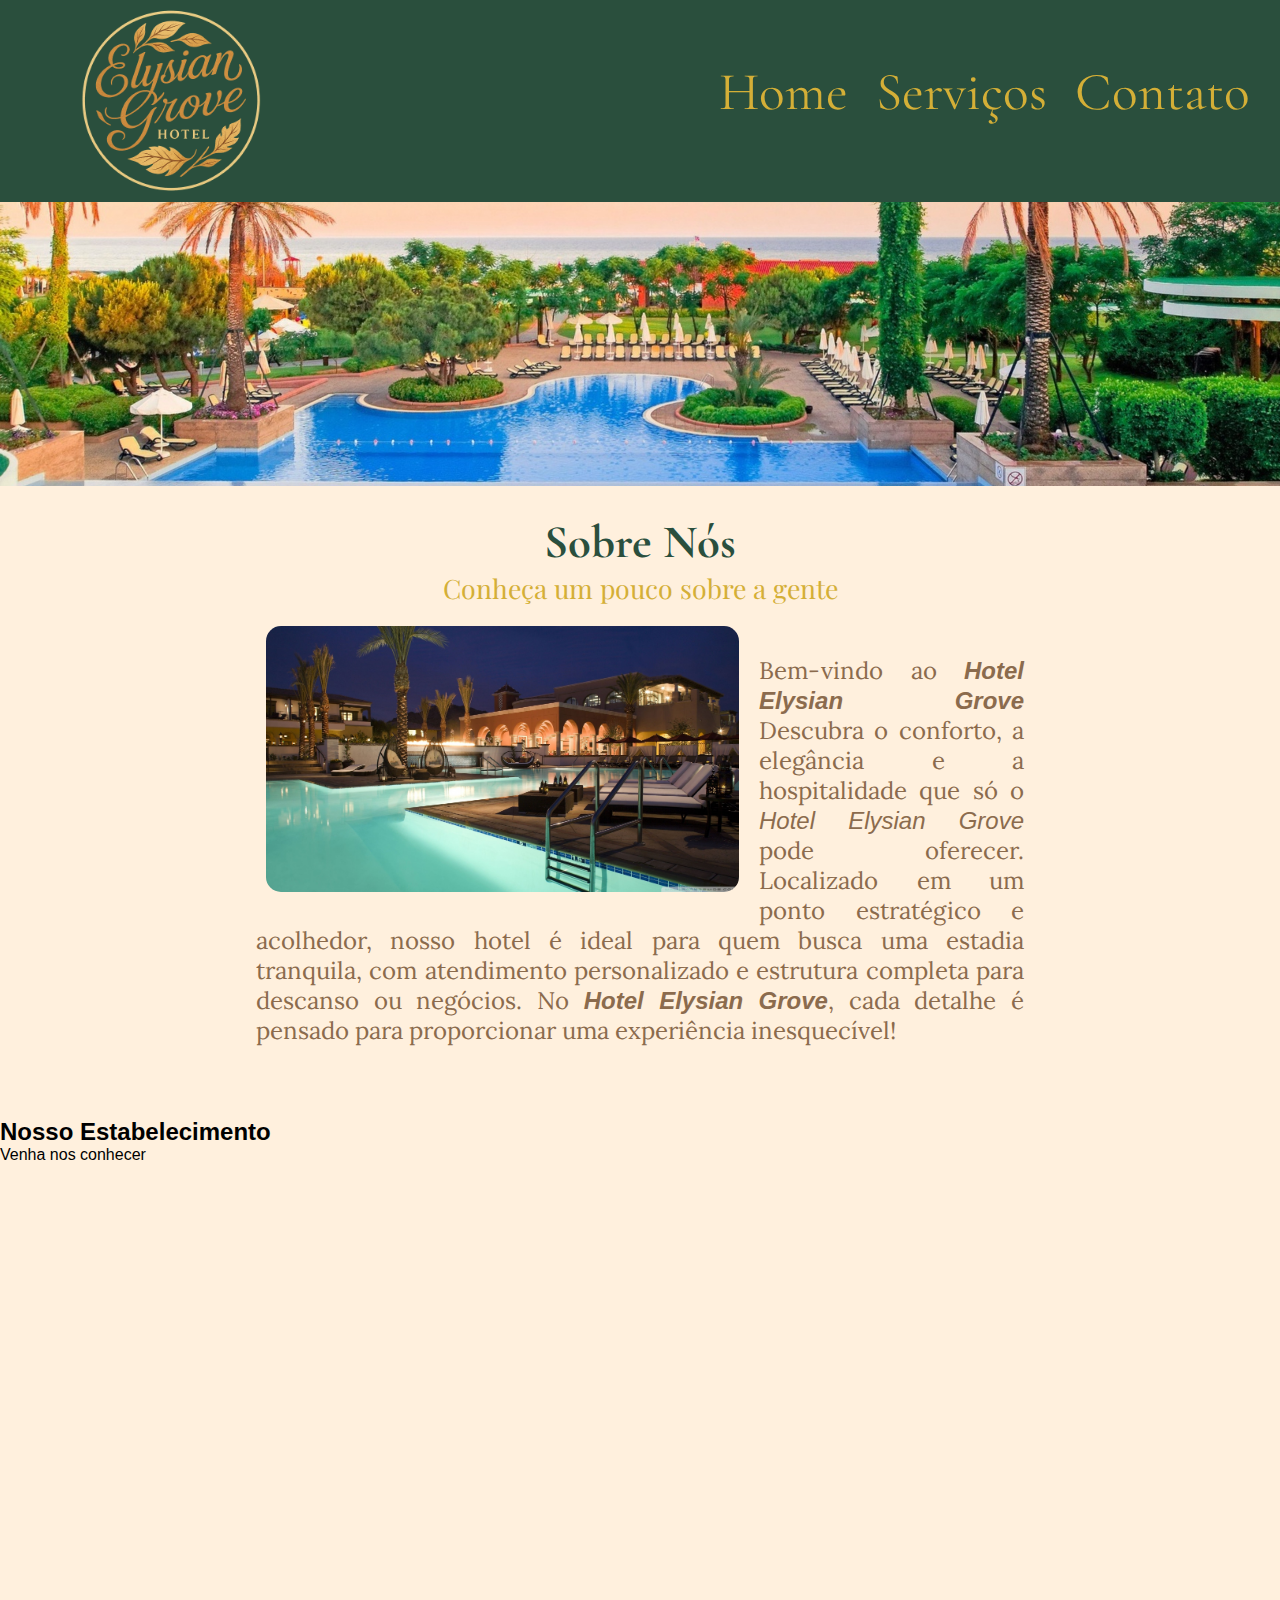
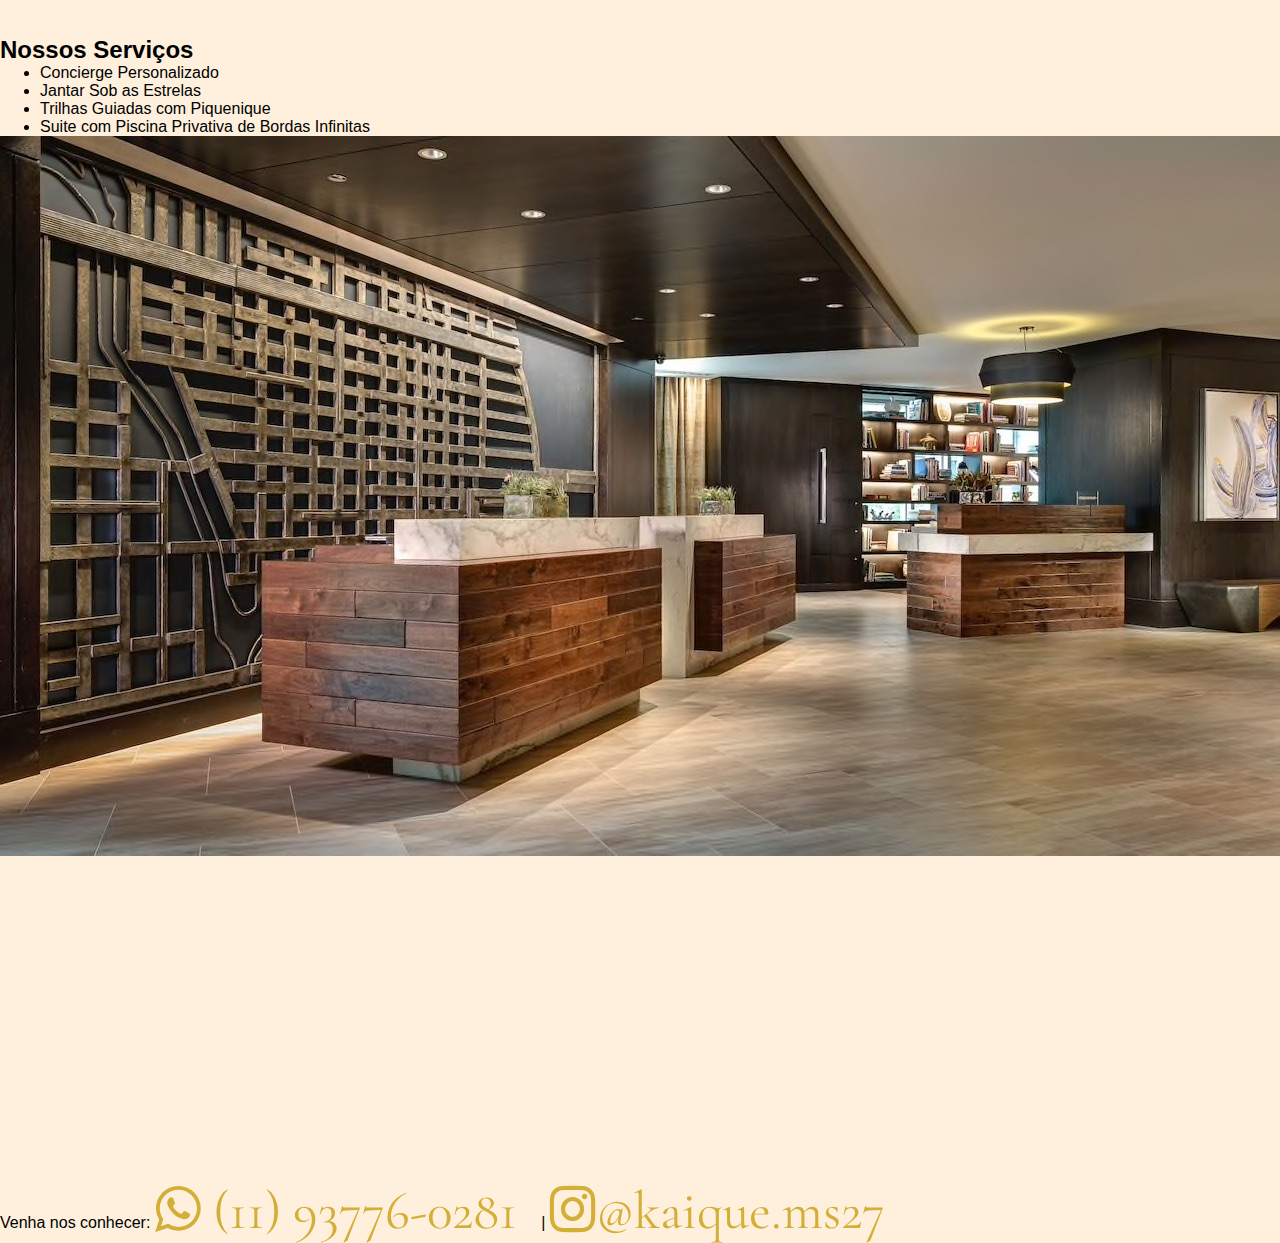
<file: index.html>
<!DOCTYPE html>
<html lang="pt-br">
  <head>
    <meta charset="UTF-8" />
    <meta name="viewport" content="width=device-width, initial-scale=1.0" />
    <title>Hotel Elysian Grove – Beatus Ille</title>
    <link
      href="https://maxcdn.bootstrapcdn.com/font-awesome/4.5.0/css/font-awesome.min.css"
      rel="stylesheet"
    />
    <link rel="stylesheet" href="index.css" />
    <link rel="shortcut icon" type="imagex/png" href="images/logo-image.png" />
    <link
      rel="stylesheet"
      href="https://fonts.googleapis.com/css2?family=Cormorant+Garamond:wght@600&family=Playfair+Display:wght@700;italic&family=Lora&display=swap"
    />
  </head>
  <body>
    <header>
      <div class="divHeader">
        <img
          src="images/logo-image.png"
          alt="Hotel Elysian Grove – Beatus Ille"
          title="Hotel Elysian Grove"
          class="logo"
        />
        <nav>
          <ul>
            <li><a href="index.html">Home</a></li>
            <li><a href="services.html">Serviços</a></li>
            <li><a href="#">Contato</a></li>
          </ul>
        </nav>
      </div>
    </header>
    <div class="banner"></div>
    <main>
      <section class="about_us">
        <br />
        <h2 class="title_about_us">Sobre Nós</h2>
        <p class="subtitle_about_us">Conheça um pouco sobre a gente</p>
        <img src="images/sobre-nos-image.jpg" alt="" class="image_about_us" />
        <p class="p_about_us">
          Bem-vindo ao <b><i>Hotel Elysian Grove</i></b> Descubra o conforto, a
          elegância e a hospitalidade que só o <i>Hotel Elysian Grove</i> pode
          oferecer. Localizado em um ponto estratégico e acolhedor, nosso hotel
          é ideal para quem busca uma estadia tranquila, com atendimento
          personalizado e estrutura completa para descanso ou negócios. No
          <b><i>Hotel Elysian Grove</i></b
          >, cada detalhe é pensado para proporcionar uma experiência
          inesquecível!
        </p>
        <br /><br /><br /><br />
      </section>
      <section class="our_establishment">
        <h2 class="title_our_establishment">Nosso Estabelecimento</h2>
        <p>Venha nos conhecer</p>
        <br />
        <div class="map">
          <iframe
            src="https://www.google.com/maps/embed?pb=!1m18!1m12!1m3!1d49163.91350716014!2d-46.54980759230388!3d-23.671318086088988!2m3!1f0!2f0!3f0!3m2!1i1024!2i768!4f13.1!3m3!1m2!1s0x94ce40348f383221%3A0x2c10353bae7a7a36!2sAv%20Pedro%20Mendes%201742!5e0!3m2!1spt-BR!2sbr!4v1740786778859!5m2!1spt-BR!2sbr"
            width="900"
            height="450"
            style="border: 0"
            allowfullscreen=""
            loading="lazy"
            referrerpolicy="no-referrer-when-downgrade"
          >
          </iframe>
        </div>
      </section>
      <section class="our_services">
        <h2 class="our_services">Nossos Serviços</h2>
        <div class="our_services">
          <ul>
            <li>Concierge Personalizado</li>
            <li>Jantar Sob as Estrelas</li>
            <li>Trilhas Guiadas com Piquenique</li>
            <li>Suite com Piscina Privativa de Bordas Infinitas</li>
          </ul>
          <img
            src="images/service-image.jpg"
            alt=""
            class="image_our_services"
          />
        </div>
        <div class="video">
          <iframe
            width="560"
            height="315"
            src="https://www.youtube.com/embed/2LqJe9LhWc4?si=qlhlIf096i5KonFR"
            title="YouTube video player"
            frameborder="0"
            allow="accelerometer; autoplay; clipboard-write; encrypted-media; gyroscope; picture-in-picture; web-share"
            referrerpolicy="strict-origin-when-cross-origin"
            allowfullscreen
            style="border-radius: 25px"
          ></iframe>
        </div>
      </section>
    </main>
    <footer>
      <p>
        Venha nos conhecer:
        <a href="https://wa.me/5511937760281"
          ><i class="fa fa-whatsapp"></i> (11) 93776-0281</a
        >
        |
        <a href="https://instagram.com/kaique.ms27"
          ><i class="fa fa-instagram"></i>@kaique.ms27</a
        >
      </p>
    </footer>
  </body>
</html>
</file>
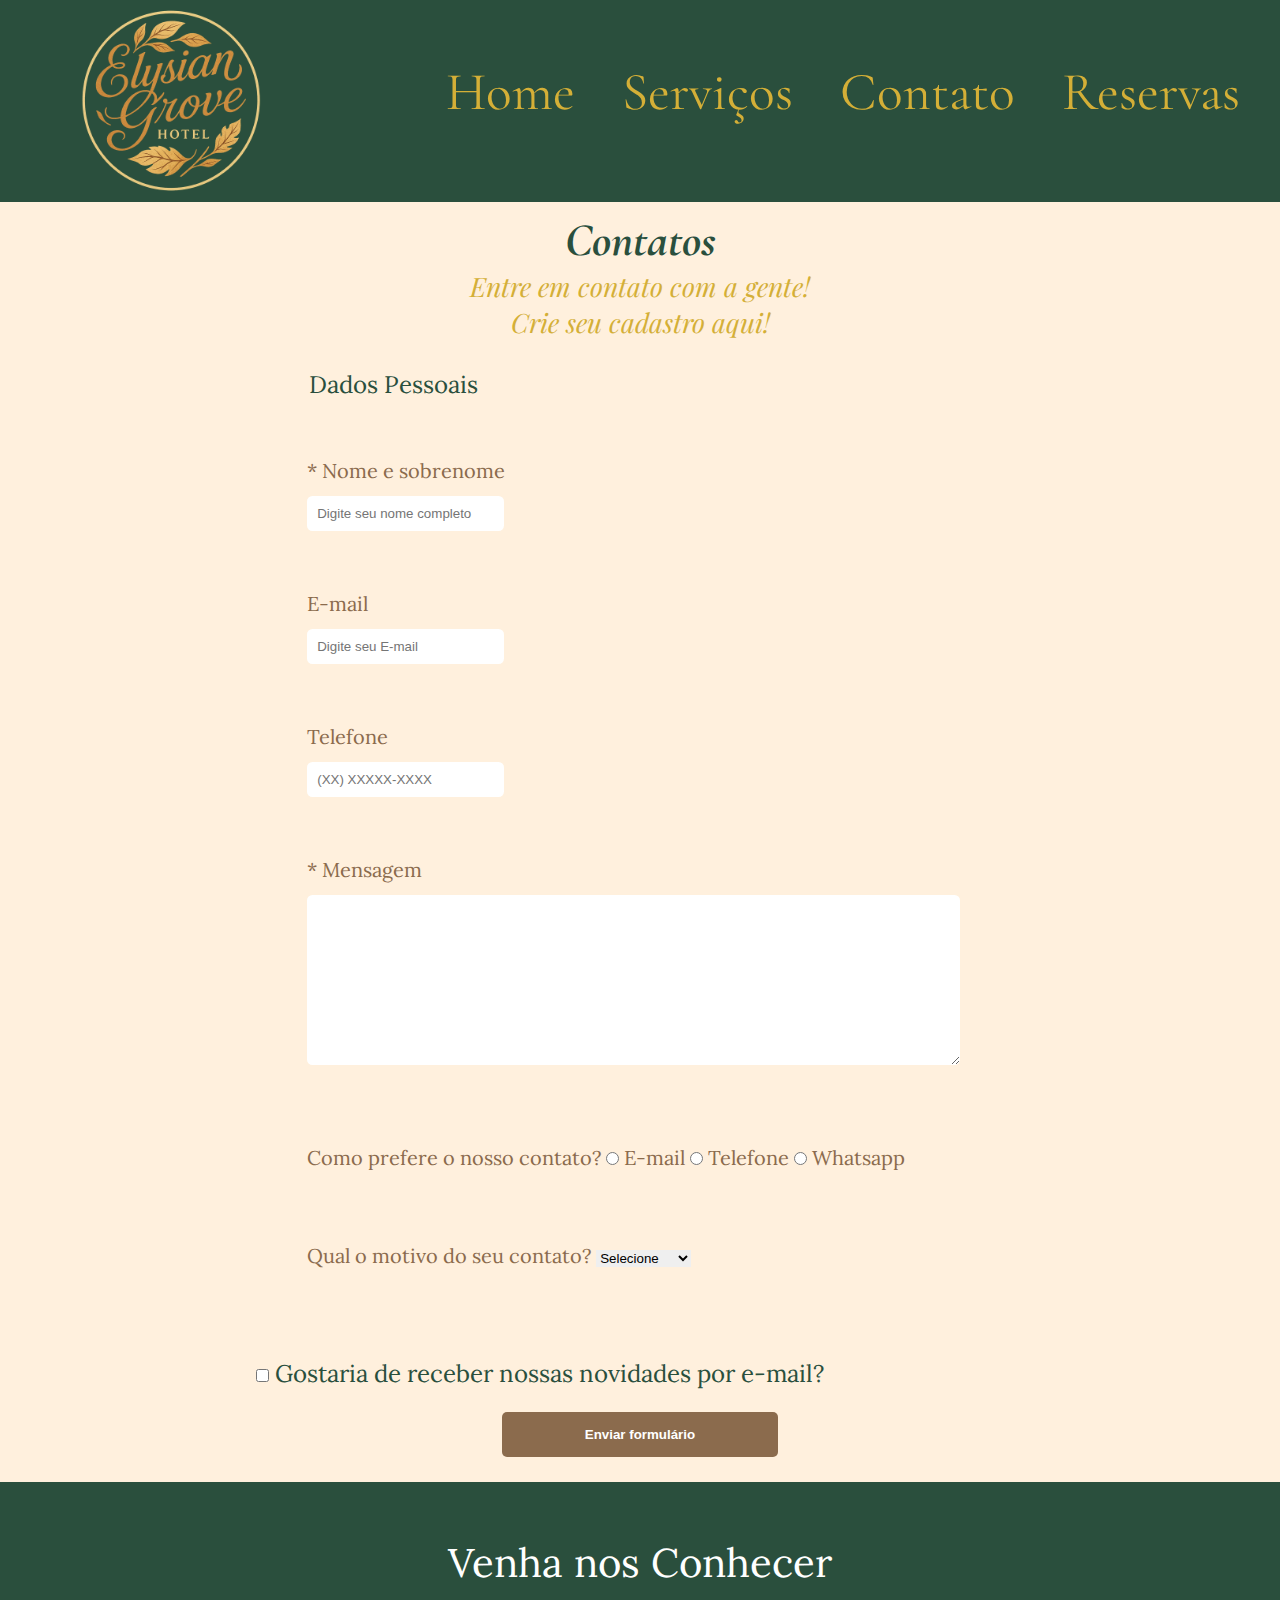
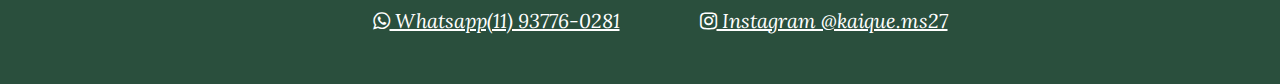
<file: contatos.html>
<html>
<head>
  <meta charset="UTF-8" />
  <meta name="viewport" content="width=device-width, initial-scale=1.0" />
  <title>Hotel Elysian Grove – Beatus Ille</title>
  <link href="https://maxcdn.bootstrapcdn.com/font-awesome/4.5.0/css/font-awesome.min.css" rel="stylesheet" />
  <link rel="stylesheet" href="./static/css/contato.css" />
  <link rel="shortcut icon" type="imagex/png" href="images/logo-image.png" />
  <link rel="preconnect" href="https://fonts.googleapis.com">
  <link rel="preconnect" href="https://fonts.gstatic.com" crossorigin>
  <link
    href="https://fonts.googleapis.com/css2?family=Cormorant+Garamond:ital,wght@0,300..700;1,300..700&family=Lora:ital,wght@0,400..700;1,400..700&family=Playfair+Display:ital,wght@0,400..900;1,400..900&display=swap"
    rel="stylesheet">
</head>

  <body>
  <header>
    <div class="divHeader">
      <a href="index.html"><img src="images/logo-image.png" alt="Hotel Elysian Grove – Beatus Ille" title="Hotel Elysian Grove"
        class="logo" /></a>
      <nav>
        <ul>
          <li><a href="index.html">Home</a></li>
          <li><a href="servicos.html">Serviços</a></li>
          <li><a href="contatos.html">Contato</a></li>
          <li><a href="reservas.html">Reservas</a></li>
        </ul>
      </nav>
    </div>
  </header>
    <main>
      <p class="title_default">Contatos</p>

      <p class="subtitle_default">
        Entre em contato com a gente! <br>
        Crie seu cadastro aqui!
      </p>

      <form id="frmContato">
        <fieldset>
          <legend class="texto">Dados Pessoais</legend>
          <label class="sub_texto">* Nome e sobrenome</label>
          <input
            class="inputs"
            type="text"
            id="nomesobrenome"
            name=""
            class="input-padrao"
            required
            placeholder="Digite seu nome completo"
          />

          <br /><br />

          <label class="sub_texto">E-mail</label>
          <input
            class="inputs"
            type="email"
            id="email"
            name=""
            class="input-padrao"
            placeholder="Digite seu E-mail"
          />

          <br /><br />

          <label class="sub_texto">Telefone</label>
          <input
            class="inputs"
            type="tel"
            id="telefone"
            name=""
            class="input-padrao"
            placeholder="(XX) XXXXX-XXXX"
          />

          <br /><br />

          <label class="sub_texto">* Mensagem</label>
          <textarea
            cols="70"
            rows="10"
            id="mensagem"
            class="input-padrao inputs"
            required
          ></textarea>

          <br />

          <label class="sub_texto"
            >Como prefere o nosso contato?
            <input type="radio" value="radio-mail" name="Contato" /> E-mail
            <input type="radio" value="radio-telefone" name="Contato" />
            Telefone
            <input type="radio" value="radio-whatsapp" name="Contato" />
            Whatsapp
          </label>

          <br />
          <label class="sub_texto"
            >Qual o motivo do seu contato?
            <select>
              <option>Selecione</option>
              <option>Dúvida</option>
              <option>Sugestão</option>
              <option>Elogio</option>
              <option>Reclamação</option>
            </select>
          </label>
          <br />
        </fieldset>

        <label class="texto"
          ><input type="checkbox" class="chk" /> Gostaria de receber nossas
          novidades por e-mail?</label
        >

        <input
          type="submit"
          id="enviar"
          value="Enviar formulário"
          class="enviar"
        />
      </form>
    </main>
    <footer>
      <div class="contact_footer">
        <p class="title_footer">Venha nos Conhecer</p>
        <ul class="contatos">
          <li>
            <a href="https://wa.me/5511937760281"
              ><i class="fa fa-whatsapp"></i> Whatsapp(11) 93776-0281</a
            >
          </li>
          <li>
            <a href="https://instagram.com/kaique.ms27"
              ><i class="fa fa-instagram"></i> Instagram @kaique.ms27</a
            >
          </li>
        </ul>
      </div>
    </footer>
  </body>
</html>
</file>
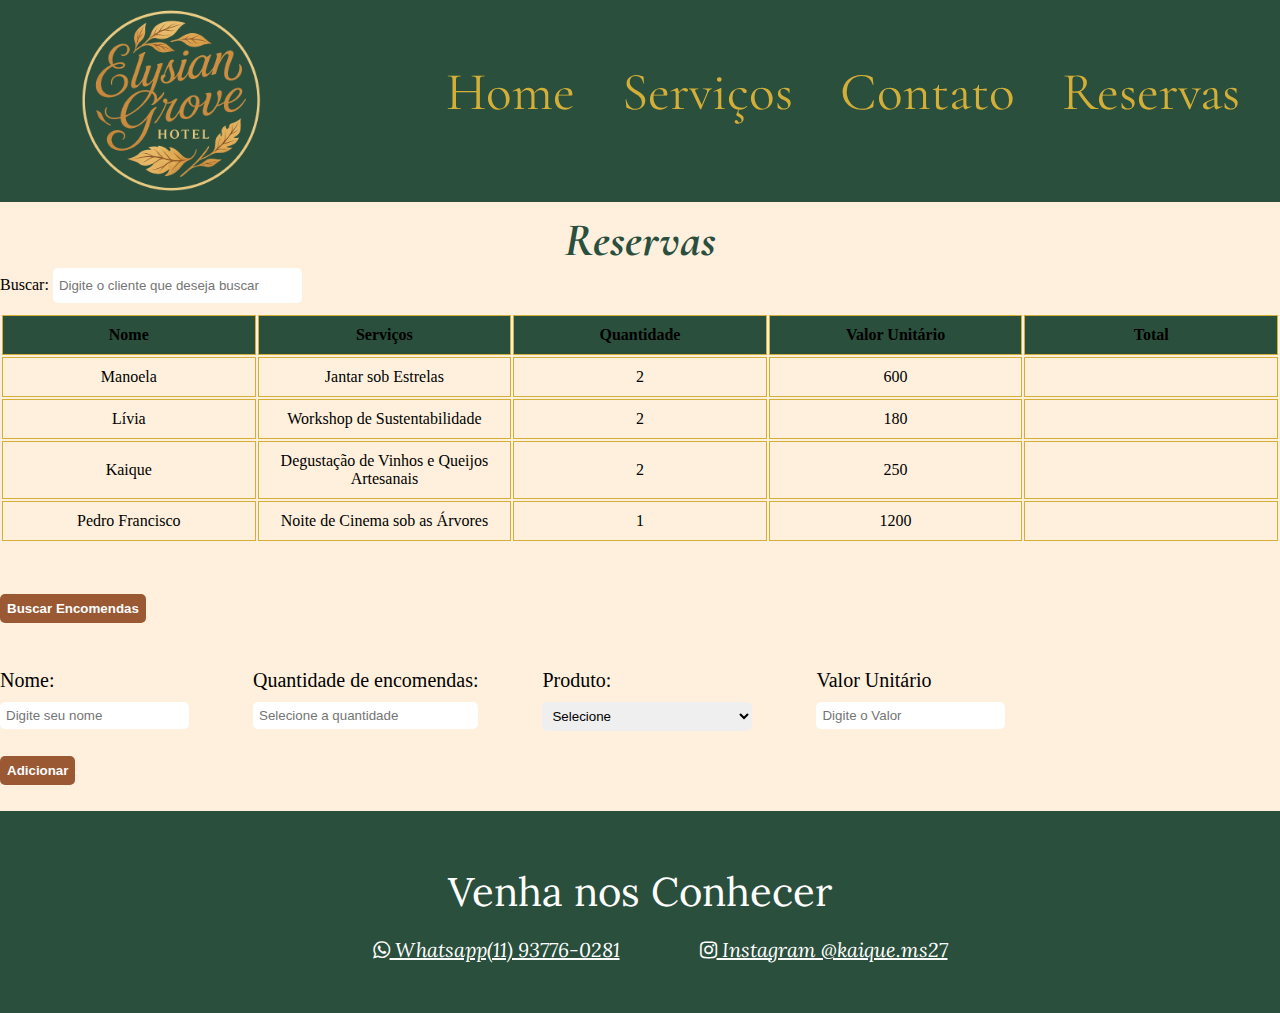
<file: reservas.html>
<html>
  <head>
    <meta charset="UTF-8" />
    <meta name="viewport" content="width=device-width, initial-scale=1.0" />
    <title>Hotel Elysian Grove – Beatus Ille</title>
    <link
      href="https://maxcdn.bootstrapcdn.com/font-awesome/4.5.0/css/font-awesome.min.css"
      rel="stylesheet"
    />
    <link rel="stylesheet" href="./static/css/reservas.css" />
    <link rel="shortcut icon" type="imagex/png" href="images/logo-image.png" />
    <link rel="preconnect" href="https://fonts.googleapis.com" />
    <link rel="preconnect" href="https://fonts.gstatic.com" crossorigin />
    <link
      href="https://fonts.googleapis.com/css2?family=Cormorant+Garamond:ital,wght@0,300..700;1,300..700&family=Lora:ital,wght@0,400..700;1,400..700&family=Playfair+Display:ital,wght@0,400..900;1,400..900&display=swap"
      rel="stylesheet"
    />
  </head>

  <body>
    <header>
      <div class="divHeader">
        <a href="index.html"
          ><img
            src="images/logo-image.png"
            alt="Hotel Elysian Grove – Beatus Ille"
            title="Hotel Elysian Grove"
            class="logo"
        /></a>
        <nav>
          <ul>
            <li><a href="index.html">Home</a></li>
            <li><a href="servicos.html">Serviços</a></li>
            <li><a href="contatos.html">Contato</a></li>
            <li><a href="reservas.html">Reservas</a></li>
          </ul>
        </nav>
      </div>
    </header>
    <main>
      <p class="title_default">Reservas</p>
      <section class="conteiner">
        <!-- Campo de filtragem da tabela -->
        <label for="filtrar-tabela">Buscar:</label>
        <input
          type="text"
          id="filtrar-tabela"
          class="fltrar-tabela"
          placeholder="Digite o cliente que deseja buscar"
        />
        <table>
          <thead>
            <tr>
              <th>Nome</th>
              <th>Serviços</th>
              <th>Quantidade</th>
              <th>Valor Unitário</th>
              <th>Total</th>
            </tr>
          </thead>
          <tbody id="tabela-clientes">
            <tr class="clientes">
              <td class="nome">Manoela</td>
              <td class="servico">Jantar sob Estrelas</td>
              <td class="qtde">2</td>
              <td class="unitario">600</td>
              <td class="total"></td>
            </tr>
            <tr class="clientes">
              <td class="nome">Lívia</td>
              <td class="servico">Workshop de Sustentabilidade</td>
              <td class="qtde">2</td>
              <td class="unitario">180</td>
              <td class="total"></td>
            </tr>
            <tr class="clientes">
              <td class="nome">Kaique</td>
              <td class="servico">Degustação de Vinhos e Queijos Artesanais</td>
              <td class="qtde">2</td>
              <td class="unitario">250</td>
              <td class="total"></td>
            </tr>
            <tr class="clientes">
              <td class="nome">Pedro Francisco</td>
              <td class="servico">Noite de Cinema sob as Árvores</td>
              <td class="qtde">1</td>
              <td class="unitario">1200</td>
              <td class="total"></td>
            </tr>
          </tbody>
        </table>
        <button id="api-encomenda" class="bt">Buscar Encomendas</button>
      </section>
      <section class="form-pedido">
        <form id="formulario-de-reserva">
          <div class="bloco">
            <div class="bloco_nome">
              <label>Nome: </label>
              <input
                type="text"
                id="nome"
                required
                placeholder="Digite seu nome"
              />
            </div>
            <div class="bloco_qtd">
              <label>Quantidade de encomendas: </label>
              <input
                type="number"
                id="qtde"
                required
                placeholder="Selecione a quantidade"
              />
            </div>
            <div class="bloco_produto">
              <label>Produto:</label>
              <select id="servico">
                <option>Selecione</option>
                <option>Clássico Chico Smash Burger</option>
                <option>Chico's Bacon Churrasco</option>
                <option>Chico's Salada Master</option>
                <option>Chico's Australiano</option>
                <option>Chico's Frango Brabo</option>
                <option>Chico's Master Fish</option>
                <option>Chico's Cebola Cabulosa</option>
                <option>Chico's Batata Bolada</option>
                <option>Chico's Dadinhos Maldosos</option>
              </select>
            </div>
            <div class="bloco_unitario">
              <label>Valor Unitário</label>
              <input
                type="text"
                name=""
                id="unitario"
                required
                placeholder="Digite o Valor"
              />
            </div>
          </div>
          <button type="button" class="bt" id="adicionar">Adicionar</button>
        </form>
      </section>
    </main>
    <footer>
      <div class="contact_footer">
        <p class="title_footer">Venha nos Conhecer</p>
        <ul class="contatos">
          <li>
            <a href="https://wa.me/5511937760281"
              ><i class="fa fa-whatsapp"></i> Whatsapp(11) 93776-0281</a
            >
          </li>
          <li>
            <a href="https://instagram.com/kaique.ms27"
              ><i class="fa fa-instagram"></i> Instagram @kaique.ms27</a
            >
          </li>
        </ul>
      </div>
    </footer>
    <script src="./static/js/reservas.js"></script>
    <script src="./static/js/algumacoisa.js"></script>
    <script src="./static/js/remover_encomenda.js"></script>
    <script src="./static/js/buscar_encomenda.js"></script>
    <script src="./static/js/api_encomenda.js"></script>
  </body>
</html>
</file>
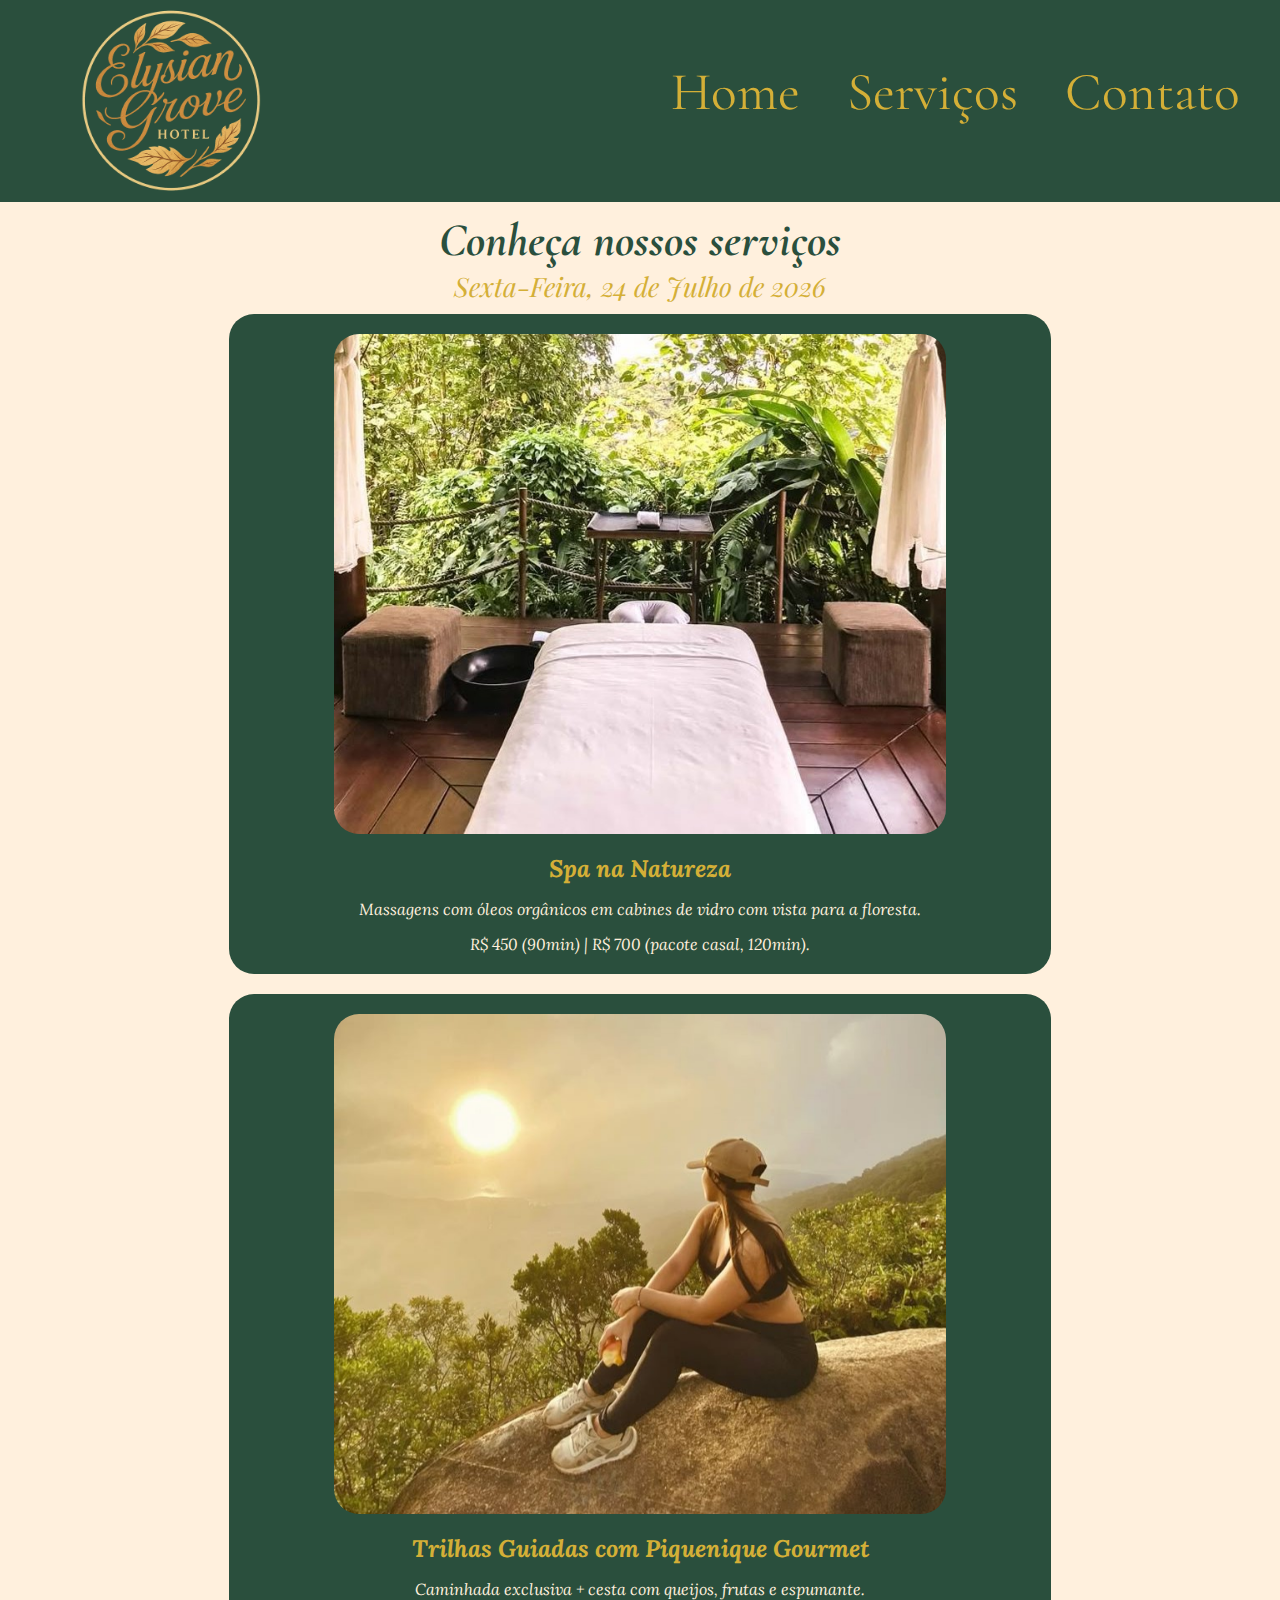
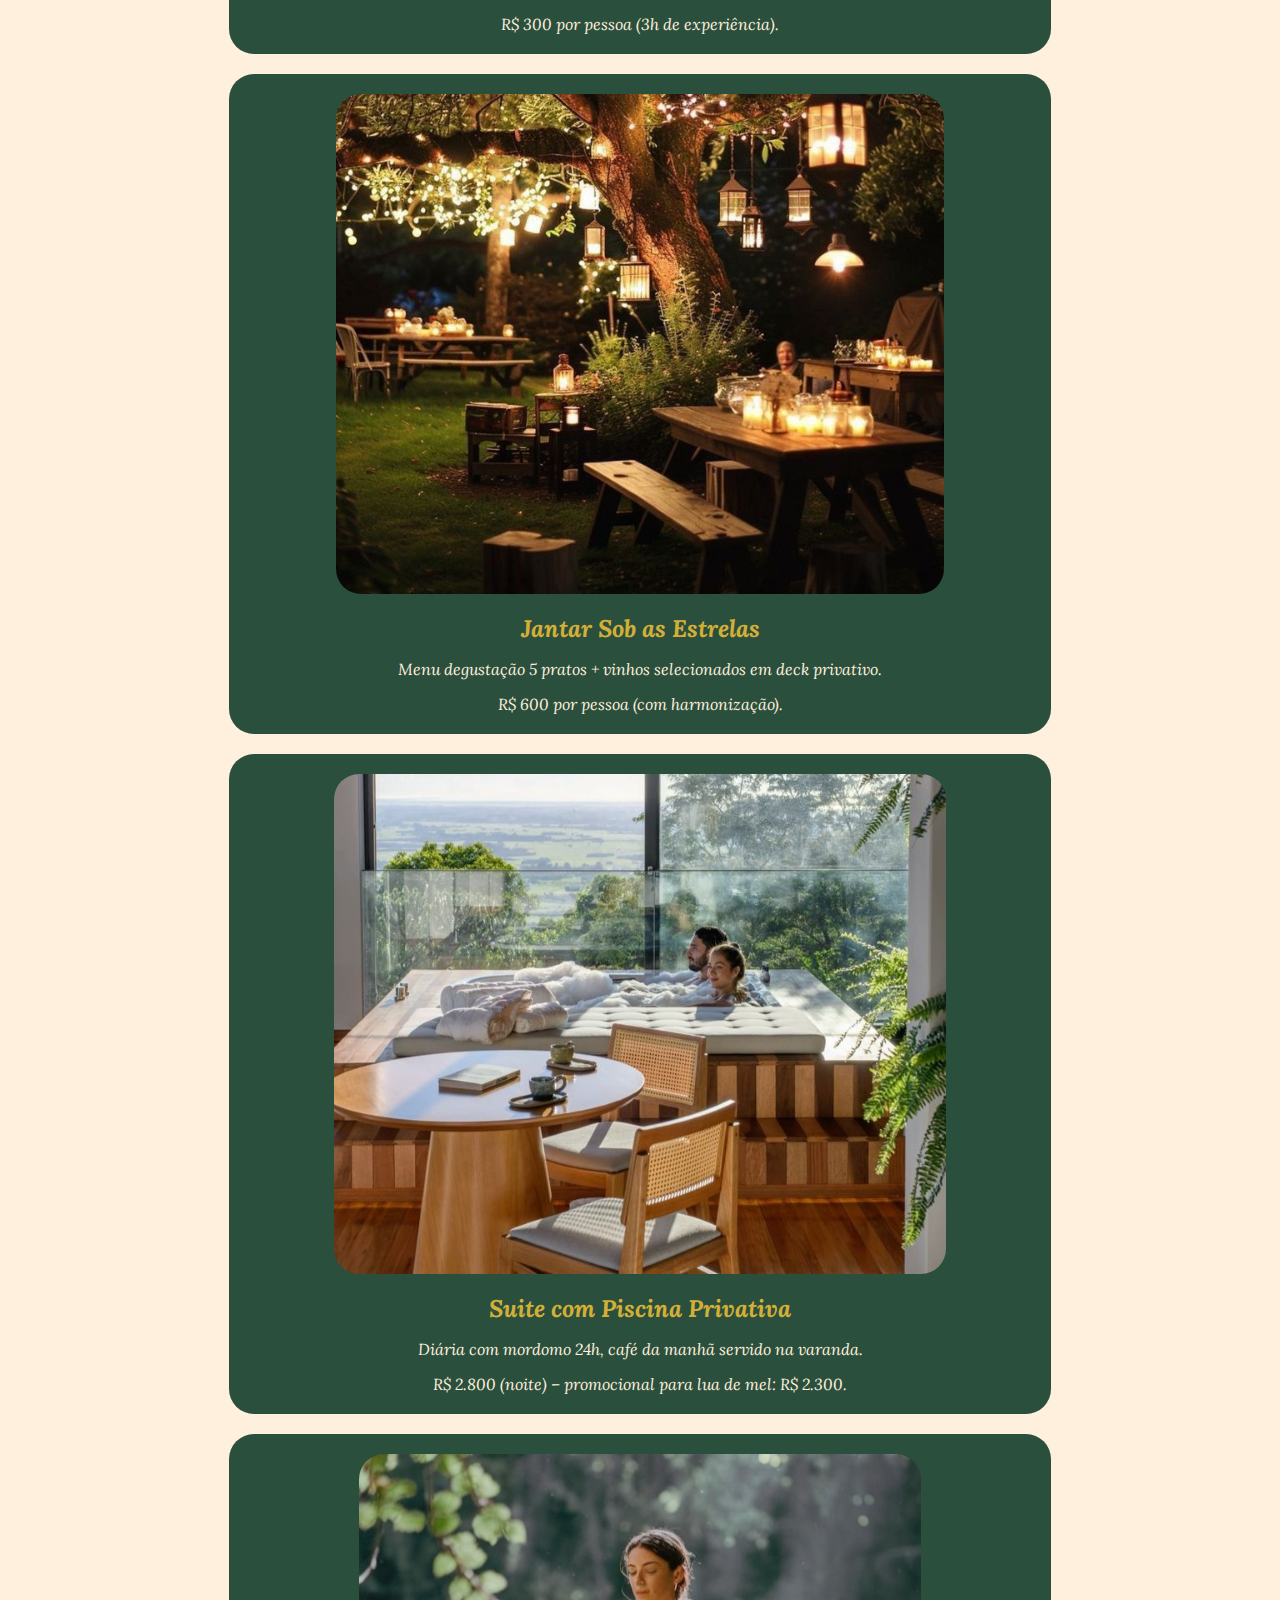
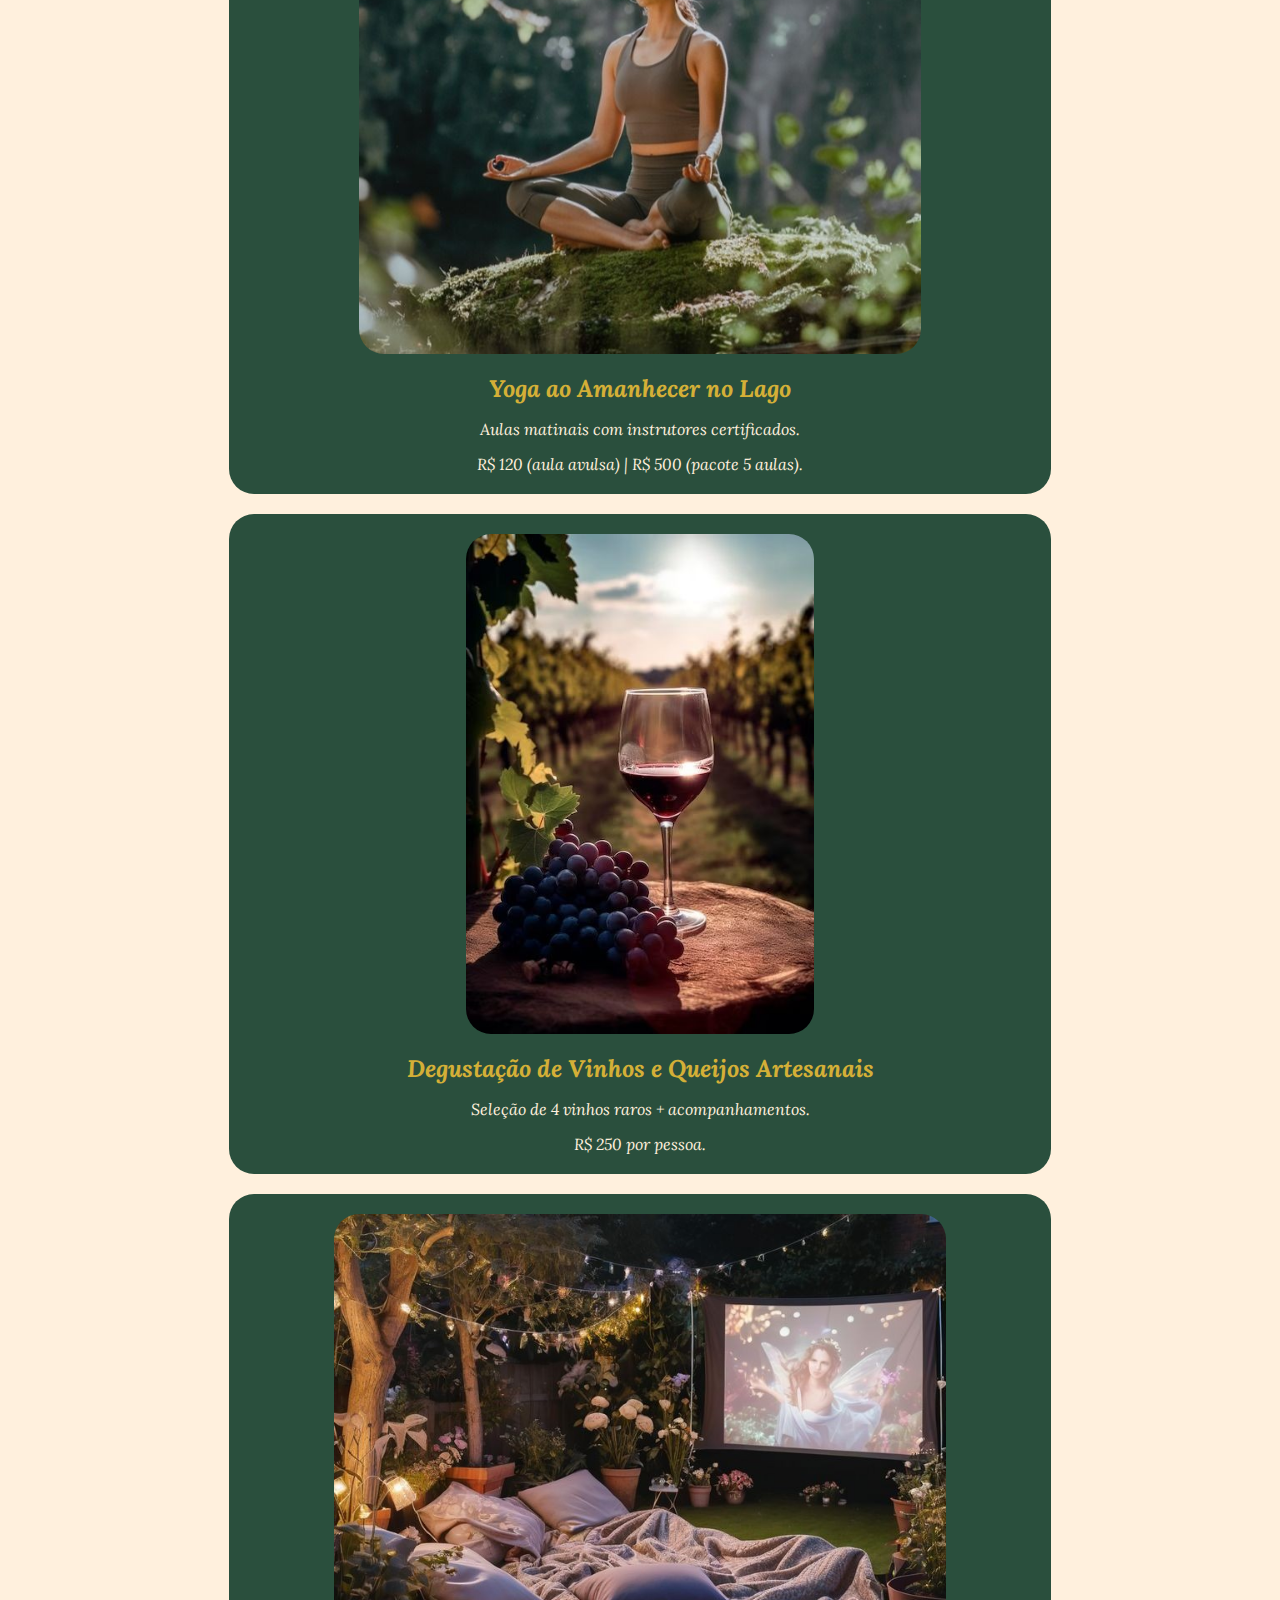
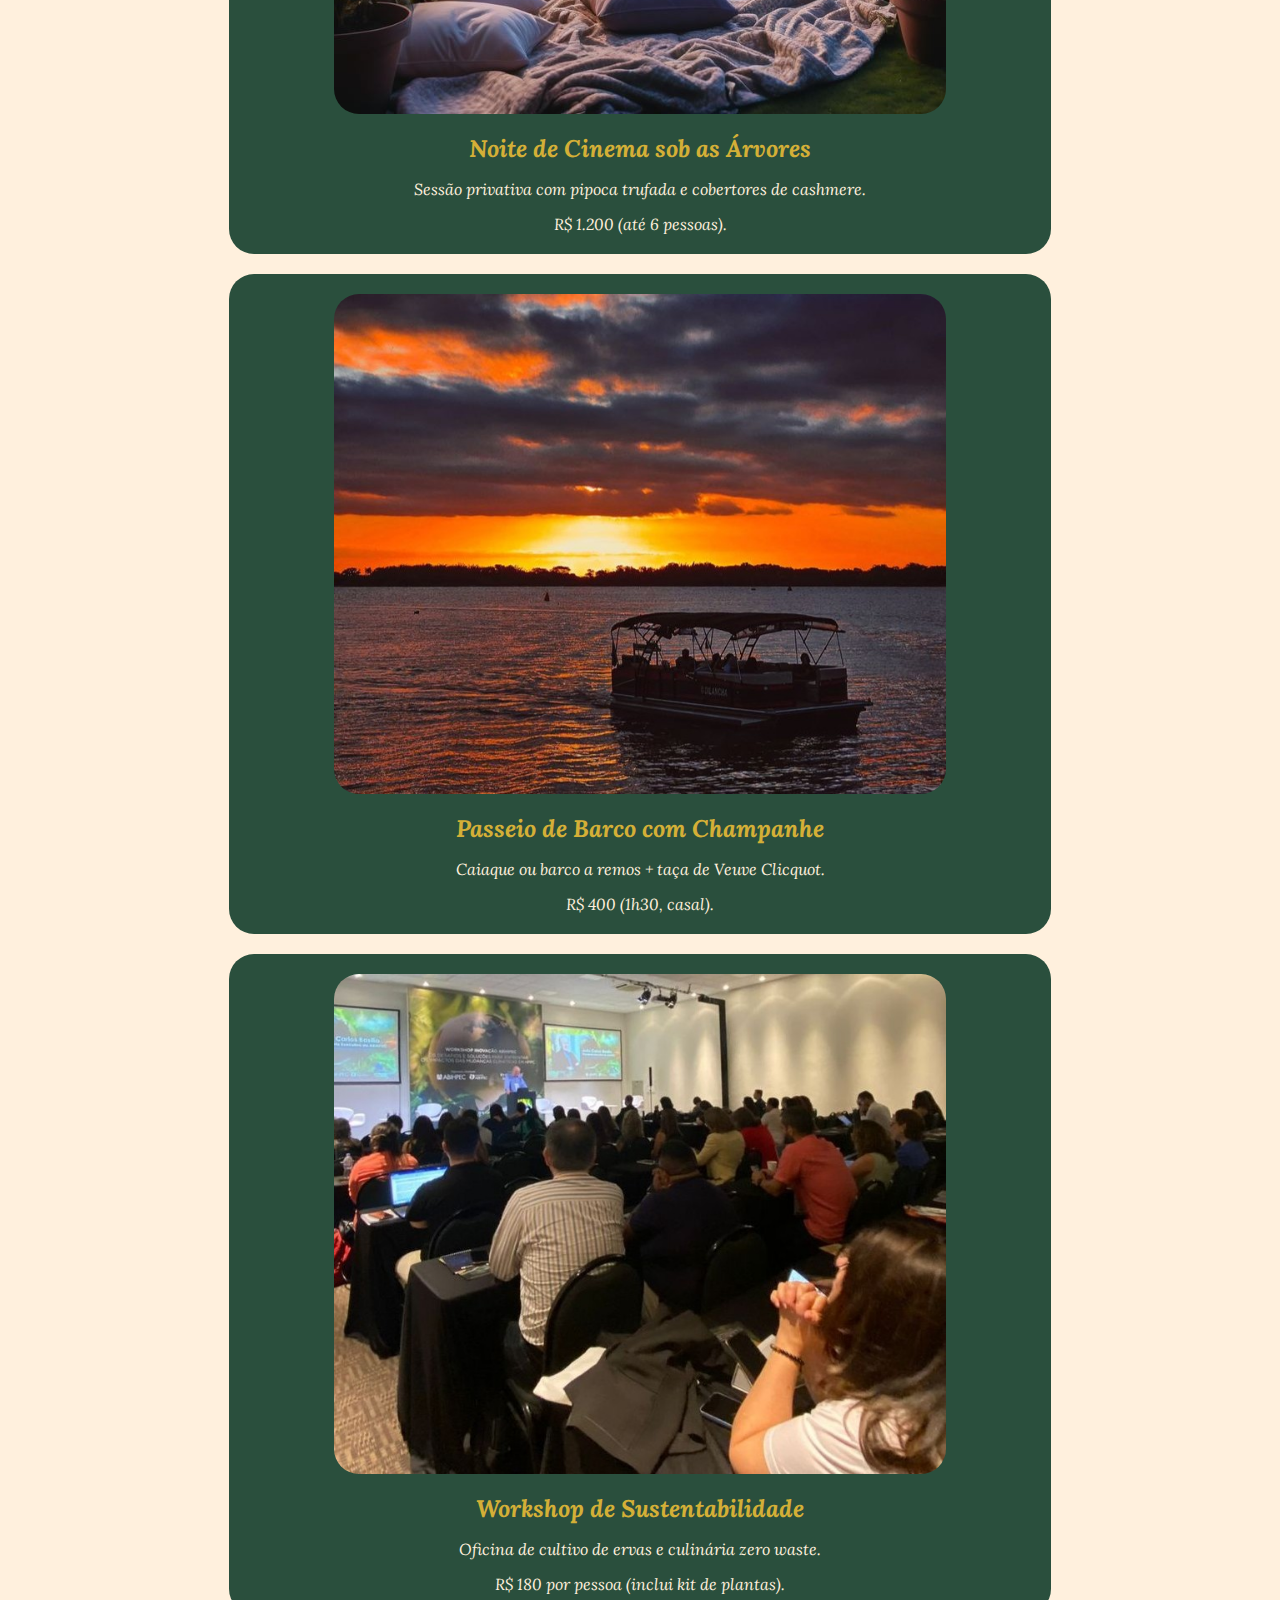
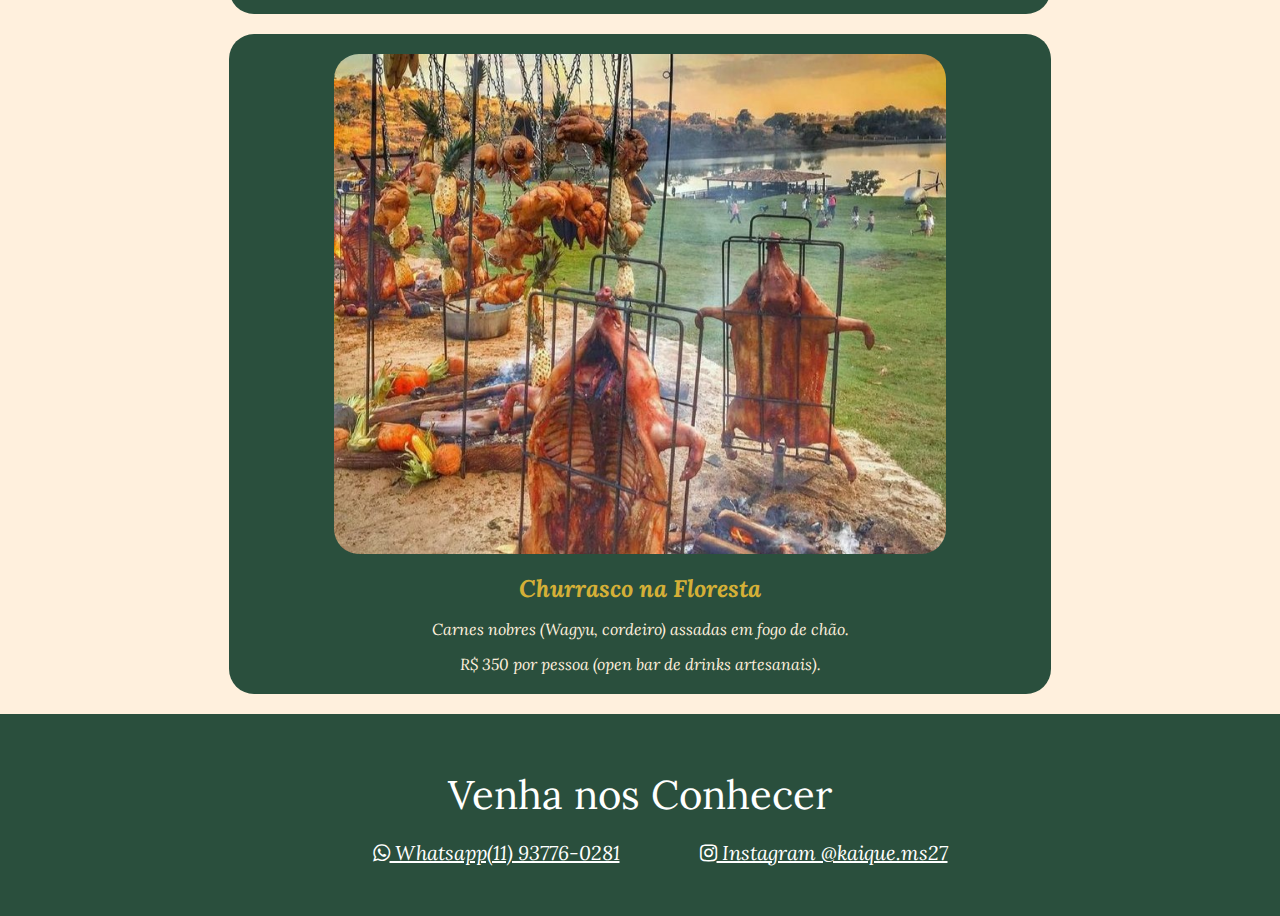
<file: servicos.html>
<!DOCTYPE html>
<html lang="en">

<head>
    <meta charset="UTF-8" />
    <meta name="viewport" content="width=device-width, initial-scale=1.0" />
    <title>Hotel Elysian Grove – Beatus Ille</title>
    <link href="https://maxcdn.bootstrapcdn.com/font-awesome/4.5.0/css/font-awesome.min.css" rel="stylesheet" />
    <link rel="stylesheet" href="./static/servicos.css" />
    <link rel="shortcut icon" type="imagex/png" href="images/logo-image.png" />
    <link rel="preconnect" href="https://fonts.googleapis.com">
    <link rel="preconnect" href="https://fonts.gstatic.com" crossorigin>
    <link
        href="https://fonts.googleapis.com/css2?family=Cormorant+Garamond:ital,wght@0,300..700;1,300..700&family=Lora:ital,wght@0,400..700;1,400..700&family=Playfair+Display:ital,wght@0,400..900;1,400..900&display=swap"
        rel="stylesheet">
    <link rel="stylesheet" href="servicos.css">

    <script>

        // Mostra alerta ao carregar
        alert('Conheça nossos Serviços Exclusivos!');

        // Cria objeto com data atual
        data = new Date;

        // Vetor com nomes dos dias da semana
        dia = new Array('Domingo', 'Segundo-Feira', 'Terça-Feira', 'Quarta-Feira', 'Quinta-Feira', 'Sexta-Feira', 'Sábado');

        // Vetor com nomes dos meses
        mes = new Array('Janeiro', 'Fevereiro', 'Março', 'Abril', 'Maio', 'Junho', 'Julho', 'Agosto', 'Setembro', 'Outubro', 'Novembro', 'Dezembro');


        // Função para abrir janela com detalhes do produto
        function abrirDetalhes(nome, imagem, descricao) {
            const url = `pop_servico.html?nomeProd=${encodeURIComponent(nome)}&imagemProd=${encodeURIComponent(imagem)}&descricaoProd=${encodeURIComponent(descricao)}`
            window.open(url, "_blank", "width=600,height=500")
        }
    </script>

</head>

<body>
    <header>
        <div class="divHeader">
            <a href="index.html"><img src="images/logo-image.png" alt="Hotel Elysian Grove – Beatus Ille" title="Hotel Elysian Grove"
        class="logo" /></a>
            <nav>
                <ul>
                    <li><a href="index.html">Home</a></li>
                    <li><a href="services.html">Serviços</a></li>
                    <li><a href="contatos.html">Contato</a></li>
                </ul>
            </nav>
        </div>
    </header>
    <main>
        <section class="nossos_servicos">
            <p class="title_default">Conheça nossos serviços</p>
            <p class="date">
                <script>

                    document.write(dia[data.getDay()] + ', ' + data.getDate() + ' de ' + mes[data.getMonth()] + ' de ' + data.getFullYear());

                </script>
            </p>
        </section>
        <div class="container">
            <script>
                descricaoSpa =  "Massagens com óleos orgânicos em cabines de vidro com vista para a floresta.";
                sliderSpa = ['images/servico/spa1.jpeg', 'images/servico/spa2.jpeg', 'images/servico/spa3.jpeg'];
            </script>
            <div class="card" onclick="abrirDetalhes('Concierge Personalizado', sliderSpa, descricaoSpa)">
                <img src="images/servico/spa1.jpeg" alt="">
                <h2>Spa na Natureza</h2>
                <p class="descricao">Massagens com óleos orgânicos em cabines de vidro com vista para a floresta.</p>
                <span class="preco">R$ 450 (90min) | R$ 700 (pacote casal, 120min).</span>
            </div>
        </div>
        <div class="container">
            <script>
                descricaoTrilha = "Caminhada exclusiva + cesta com queijos, frutas e espumante.";
                sliderTrilha = ['images/servico/trilha1.jpeg', 'images/servico/trilha2.jpeg', 'images/servico/trilha3.jpeg'];
            </script>
            <div class="card" onclick="abrirDetalhes('Trilhas Guiadas com Piquenique Gourmet', sliderTrilha, descricaoTrilha)">
                <img src="images/servico/trilha1.jpeg" alt="">
                <h2>Trilhas Guiadas com Piquenique Gourmet</h2>
                <p class="descricao">Caminhada exclusiva + cesta com queijos, frutas e espumante.</p>
                <span class="preco">R$ 300 por pessoa (3h de experiência).</span>
            </div>
        </div>
        <div class="container">
            <script>
                descricaoJantar = "Menu degustação 5 pratos + vinhos selecionados em deck privativo.";
                sliderJantar = ['images/servico/jantar1.jpeg', 'images/servico/jantar2.jpeg', 'images/servico/jantar3.jpeg']
            </script>
            <div class="card" onclick="abrirDetalhes('Jantar Sob as Estrelas', sliderJantar, descricaoJantar)">
                <img src="images/servico/jantar1.jpeg" alt="">
                <h2>Jantar Sob as Estrelas</h2>
                <p class="descricao">Menu degustação 5 pratos + vinhos selecionados em deck privativo.</p>
                <span class="preco">R$ 600 por pessoa (com harmonização).</span>
            </div>
        </div>
        <div class="container">
            <script>
                descricaoPiscina = "Diária com mordomo 24h, café da manhã servido na varanda.";
                sliderPiscina = ['images/servico/suite1.jpeg', 'images/servico/suite2.jpeg', 'images/servico/suite3.jpeg'];
            </script>
            <div class="card" onclick="abrirDetalhes('Suite com Piscina Privativa', sliderPiscina, descricaoPiscina)">
                <img src="images/servico/suite1.jpeg" alt="">
                <h2>Suite com Piscina Privativa</h2>
                <p class="descricao">Diária com mordomo 24h, café da manhã servido na varanda.</p>
                <span class="preco">R$ 2.800 (noite) – promocional para lua de mel: R$ 2.300.</span>
            </div>
        </div>
        <div class="container">
            <script>
                descricaoYoga = "Aulas matinais com instrutores certificados.";
                sliderYoga = ['images/servico/yoga1.jpeg', 'images/servico/yoga2.jpeg', 'images/servico/yoga3.jpeg'];
            </script>
            <div class="card" onclick="abrirDetalhes('Yoga ao Amanhecer no Lago', sliderYoga, descricaoYoga)">
                <img src="images/servico/yoga1.jpeg" alt="">
                <h2>Yoga ao Amanhecer no Lago</h2>
                <p class="descricao">Aulas matinais com instrutores certificados.</p>
                <span class="preco">R$ 120 (aula avulsa) | R$ 500 (pacote 5 aulas).</span>
            </div>
        </div>
        <div class="container">
            <script>
                descricaoVinho = "Seleção de 4 vinhos raros + acompanhamentos.";
                sliderVinho = ['images/servico/vinho1.jpeg', 'images/servico/vinho2.jpeg', 'images/servico/vinho3.jpeg'];
            </script>
            <div class="card" onclick="abrirDetalhes('Degustação de Vinhos e Queijos Artesanais', sliderVinho, descricaoVinho)">
                <img src="images/servico/vinho1.jpeg" alt="">
                <h2>Degustação de Vinhos e Queijos Artesanais</h2>
                <p class="descricao">Seleção de 4 vinhos raros + acompanhamentos.</p>
                <span class="preco">R$ 250 por pessoa.</span>
            </div>
        </div>
        <div class="container">
            <script>
                descricaoCine = "Sessão privativa com pipoca trufada e cobertores de cashmere.";
                sliderCine = ['images/servico/cine1.jpeg', 'images/servico/cine2.jpeg', 'images/servico/cine3.jpeg'];
            </script>
            <div class="card" onclick="abrirDetalhes('Noite de Cinema sob as Árvores', sliderCine, descricaoCine)">
                <img src="images/servico/cine1.jpeg" alt="">
                <h2>Noite de Cinema sob as Árvores</h2>
                <p class="descricao">Sessão privativa com pipoca trufada e cobertores de cashmere.</p>
                <span class="preco">R$ 1.200 (até 6 pessoas).</span>
            </div>
        </div>
        <div class="container">
            <script>
                descricaoBarco = "Caiaque ou barco a remos + taça de Veuve Clicquot.";
                sliderBarco = ['images/servico/barco1.jpeg', 'images/servico/barco2.jpeg', 'images/servico/barco3.jpeg'];
            </script>
            <div class="card" onclick="abrirDetalhes('Passeio de Barco com Champanhe', sliderBarco, descricaoBarco)">
                <img src="images/servico/barco1.jpeg" alt="">
                <h2>Passeio de Barco com Champanhe</h2>
                <p class="descricao">Caiaque ou barco a remos + taça de Veuve Clicquot.</p>
                <span class="preco">R$ 400 (1h30, casal).</span>
            </div>
        </div>
        <div class="container">
            <script>
                descricaoWork = "Oficina de cultivo de ervas e culinária zero waste.";
                sliderWork = ['images/servico/work1.jpeg', 'images/servico/work2.jpeg', 'images/servico/work3.jpeg'];
            </script>
            <div class="card" onclick="abrirDetalhes('Workshop de Sustentabilidade', sliderWork, descricaoWork)">
                <img src="images/servico/work1.jpeg" alt="">
                <h2>Workshop de Sustentabilidade</h2>
                <p class="descricao">Oficina de cultivo de ervas e culinária zero waste.</p>
                <span class="preco">R$ 180 por pessoa (inclui kit de plantas).</span>
            </div>
        </div>
        <div class="container">
            <script>
                descricaoChurras = "Carnes nobres (Wagyu, cordeiro) assadas em fogo de chão.";
                sliderChurras = ['images/servico/churras1.jpeg', 'images/servico/churras2.jpeg', 'images/servico/churras3.jpeg'];
            </script>
            <div class="card" onclick="abrirDetalhes('Churrasco na Floresta', sliderChurras, descricaoChurras)">
                <img src="images/servico/churras1.jpeg" alt="">
                <h2>Churrasco na Floresta</h2>
                <p class="descricao">Carnes nobres (Wagyu, cordeiro) assadas em fogo de chão.</p>
                <span class="preco">R$ 350 por pessoa (open bar de drinks artesanais).</span>
            </div>
        </div>
    </main>
    <footer>
        <div class="contact_footer">
            <p class="title_footer">Venha nos Conhecer</p>
            <ul class="contatos">
                <li><a href="https://wa.me/5511937760281"><i class="fa fa-whatsapp"></i> Whatsapp(11) 93776-0281</a>
                </li>
                <li><a href="https://instagram.com/kaique.ms27"><i class="fa fa-instagram"></i> Instagram
                        @kaique.ms27</a></li>
            </ul>
        </div>
    </footer>
</body>

</html>
</file>
<file: index.css>
/* Estilização do Body da página*/
* {
  margin: 0;
  border: 0;
  font-family: "Tahoma", "Arial";
}

body {
    background-color: #FFF0DD;
}

/* Estilização do header da página*/
header {
    background-color: #2A4F3D;
    height: 202px;
}

/* Estilização da Logo*/
.logo {
    height: 202px;
    margin-left: 70px;
}

/* Estilização da nav-bar*/
nav {
    font-size: 28px;
    top: 60px;
    position: absolute;
    font-family: 'Cormorant Garamond', serif;
    right: 10px;
}

nav li {
    display: inline;
  }

  a {
    text-decoration: none;
    color: #D4AF37;
    font-family: 'Cormorant Garamond', serif;
    font-size: 40pt;
    top: 20px;
    margin-right: 20px;
  }

  /* Estilização do Banner*/
  .banner {
    height: 284px;
    background-image: url(images/banner-image.jpg);
    background-size: cover;
    background-position: center 25%;
  }

  /* Seção Sobre Nós*/

  .about_us {
    margin: 0;
    text-align: justify;
    width: 60%;
    margin-left: 20%;
  }

  .image_about_us {
    width: 473px;
    padding: 10px;
    float: left;
    margin-right: 10px;
    border-radius: 25px;
  }

  .title_about_us {
    text-align: center;
    padding: 10px 10px 0px 10px;

    font-family: 'Cormorant Garamond', serif;  
    color: #2A4F3D;    
    font-size: 35pt;
  }

  .subtitle_about_us {
    text-align: center;
    padding-bottom: 10px;
    font-size: 20pt;
    font-family:'Playfair Display', serif;  
    color: #D4AF37;
  }

  .p_about_us {
    font-family: 'Lora', serif;
    color: #8B6B4D;
    font-size: 18pt;
    margin-top: 40px;
    line-height: 30px;
  }
</file>
<file: static/css/contato.css>
/* Estilização do Body da página*/
* {
  margin: 0;
  border: 0;
}

body {
  background-color: #fff0dd;
}

/* Estilização do header da página*/
header {
  background-color: #2a4f3d;
  height: 202px;
}

/* Estilização da Logo*/
.logo {
  height: 202px;
  margin-left: 70px;
}

/* Estilização da nav-bar*/
nav {
  font-size: 28px;
  top: 60px;
  position: absolute;
  font-family: "Cormorant Garamond", serif;
  right: 10px;
}

nav li {
  display: inline;
}

nav a {
  text-decoration: none;
  color: #d4af37;
  font-family: "Cormorant Garamond", serif;
  font-size: 40pt;
  top: 20px;
  margin-right: 20px;
  padding: 10px;
}

nav a:hover {
  background-color: #2e5743;
  border-radius: 25px;
}

.title_default {
  text-align: center;
  padding: 10px 10px 0px 10px;
  font-style: italic;
  font-weight: bold;
  font-family: "Cormorant Garamond", serif;
  color: #2a4f3d;
  font-size: 35pt;
}

.subtitle_default {
  text-align: center;
  padding-bottom: 10px;
  font-size: 20pt;
  font-style: italic;
  font-family: "Playfair Display", serif;
  color: #d4af37;
}

.sub_texto {
  font-family: "Lora", serif;
  color: #8b6b4d;
  font-size: 15pt;
  margin-top: 40px;
  line-height: 30px;
}

.texto {
  font-family: "Lora", serif;
  color: #2a4f3d;
  font-size: 18pt;
  margin-top: 40px;
  line-height: 30px;  
}

/*Formulário*/
form {
  margin-top: 20px;
  margin-left: 20%;
  margin-bottom: 0;
}
form label,
form legend {
  display: block;
  font-size: 20px;
  margin: 0 0 10px;
}
fieldset {
  width: 75%;
  padding-left: 5%;
  margin-bottom: 2%;
}
.input-padrao {
  display: block;
  margin: 0 0 20px;
  padding: 10px 25px;
  width: 85%;
}
.chk {
  margin: 20px 0;
}
.enviar {
  margin-left: 24%;
  width: 27%;
  padding: 15px 0;
  margin-bottom: 25px;
  background: #8b6b4d;
  color: white;
  font-weight: bold;
  border: none;
  border-radius: 5px;
  transition: 1s all;
  cursor: pointer;
}
.enviar:hover {
  background: #9a5833;
  transform: scale(1.06);
}

/*Div do retorno do formulário*/
.divRetorno {
  display: none;
  margin-bottom: 15px;
}
.divRetorno p {
  font-size: 24px;
}

.inputs {
  border-radius: 5.5px;
  border: none;
  padding: 10px;
}

/* Footer */

footer {
  background-color: #2a4f3d;
  color: #ffffff;
  height: 202px;
  font-family: "Lora", serif;
}

.title_footer {
  font-size: 30pt;
}
.contact_footer {
  text-align: center;
  margin: 0 auto;
  display: block;
  padding-top: 55px;
}

.contatos {
  margin-top: 20px;
  justify-content: center;
  display: flex;
  gap: 80px;
  font-size: 15pt;
  font-style: italic;
}

footer li {
  display: inline;
}

footer a {
  color: #ffffff;
}
</file>
<file: static/css/reservas.css>
/* Estilização do Body da página*/
* {
    margin: 0;
    border: 0;
  }
  
  body {
    background-color: #fff0dd;
  }
  
  /* Estilização do header da página*/
  header {
    background-color: #2a4f3d;
    height: 202px;
  }
  
  /* Estilização da Logo*/
  .logo {
    height: 202px;
    margin-left: 70px;
  }
  
  /* Estilização da nav-bar*/
  nav {
    font-size: 28px;
    top: 60px;
    position: absolute;
    font-family: "Cormorant Garamond", serif;
    right: 10px;
  }
  
  nav li {
    display: inline;
  }
  
  nav a {
    text-decoration: none;
    color: #d4af37;
    font-family: "Cormorant Garamond", serif;
    font-size: 40pt;
    top: 20px;
    margin-right: 20px;
    padding: 10px;
  }
  
  nav a:hover {
    background-color: #2e5743;
    border-radius: 25px;
  }
  
  .title_default {
    text-align: center;
    padding: 10px 10px 0px 10px;
    font-style: italic;
    font-weight: bold;
    font-family: "Cormorant Garamond", serif;
    color: #2a4f3d;
    font-size: 35pt;
  }

  /*Tabela de encomendas*/
  table{
    width: 100%;
    margin-bottom: 2%;
    table-layout: fixed;
  }

  td, th {
    padding: 10px;
    margin: 0;
    border: 1px solid #d4af37;
    text-align: center;
  }

  th {
    font-weight: bold;
    background-color: #2a4f3d;
  }

/* Formulário */
form{
	margin-top: 20px;
  margin-bottom: 0;
}


form label, form legend{
	display: block;
	font-size: 20px;
	margin: 0 0 10px;
}


.form_pedido{
  margin-left: 5%;
}

.bloco{
    display: flex;
    gap: 5%;
}

.bloco_nome, .bloco_qtd, .bloco_pedido, .bloco_unitario{
    display: flex;
    flex-direction: column;
}

.bt{
    margin-top: 2%;
    margin-bottom: 2%;
    background-color: #9a5833;
    color: white;
    border-radius: 5px;
    padding: 7px;
    cursor: pointer;
    font-weight: bold;
}

/* caixa */
input, select{
    padding: 6px;
    border-radius: 5px;
    border: none;
}

/* Efeito para linha sumir quando excluida */
.fadeOut{
  opacity: 0;
  transition: 1s;
}

/* Campo de Busca */
#filtrar-tabela {
  width: 19.5%;
  height: 35px;
  margin-bottom: 10px;
}

/* Esconde a linha para a busca */
.invisivel {
  display: none;
}

  /* Footer */

footer {
    background-color: #2a4f3d;
    color: #ffffff;
    height: 202px;
    font-family: "Lora", serif;
  }
  
  .title_footer {
    font-size: 30pt;
  }
  .contact_footer {
    text-align: center;
    margin: 0 auto;
    display: block;
    padding-top: 55px;
  }
  
  .contatos {
    margin-top: 20px;
    justify-content: center;
    display: flex;
    gap: 80px;
    font-size: 15pt;
    font-style: italic;
  }
  
  footer li {
    display: inline;
  }
  
  footer a {
    color: #ffffff;
  }
</file>
<file: static/servicos.css>
/* Estilização do Body da página*/
* {
    margin: 0;
    border: 0;
}

body {
    background-color: #FFF0DD;
}

/* Estilização do header da página*/
header {
    background-color: #2A4F3D;
    height: 202px;
}

/* Estilização da Logo*/
.logo {
    height: 202px;
    margin-left: 70px;
}

/* Estilização da nav-bar*/
nav {
    font-size: 28px;
    top: 60px;
    position: absolute;
    font-family: 'Cormorant Garamond', serif;
    right: 10px;
}

nav li {
    display: inline;
}

nav a {
    text-decoration: none;
    color: #D4AF37;
    font-family: 'Cormorant Garamond', serif;
    font-size: 40pt;
    top: 20px;
    margin-right: 20px;
    padding: 10px;
}

nav a:hover {
    background-color: #2e5743;
    border-radius: 25px;
}

.title_default {
    text-align: center;
    padding: 10px 10px 0px 10px;
    font-style: italic;
    font-weight: bold;
    font-family: 'Cormorant Garamond', serif;
    color: #2A4F3D;
    font-size: 35pt;
  }

.date {
    text-align: center;
    padding-bottom: 10px;
    font-size: 20pt;
    font-style: italic;
    font-family: 'Playfair Display', serif;
    color: #D4AF37;
}

.container {
    display: flex;
    justify-content: center;
    flex-wrap: wrap;
    gap: 20px;
    padding-bottom: 20px;
}

.card {
    background: #2A4F3D;
    width: 782px;
    border-radius: 25px;
    box-shadow: 0 4px, 8px rgba(0, 0, 0, 0.2);
    padding: 20px;
    text-align: center;
    transition: transform 0.3s ease-in-out;
}

.container :hover {
    transform: scale(1.05);
}

.card img {
    height: 500px;
    border-radius: 25px;
}

h2 {
    color: #D4AF37;
    font-family: 'Lora', serif;
    font-style: italic;
    padding: 15px;
}
.descricao {
    color: #FFF0DD;
    font-family: 'Lora', serif;
    font-style: italic;
    padding-bottom: 15px;
}

.preco {
        color: #FFF0DD;
    font-family: 'Lora', serif;
    font-style: italic;
    padding-bottom: 15px;
}













footer {
    background-color: #2A4F3D;
    color: #FFFFFF;
    height: 202px;
    font-family: 'Lora', serif;
}

.title_footer {
    font-size: 30pt;
}

.contact_footer {
    text-align: center;
    margin: 0 auto;
    display: block;
    padding-top: 55px;
}

.contatos {
    margin-top: 20px;
    justify-content: center;
    display: flex;
    gap: 80px;
    font-size: 15pt;
    font-style: italic;
}

footer li {
    display: inline;
}

footer a {
    color: #FFFFFF;
}
</file>
<file: servicos.css>
/* Estilização do Body da página*/
* {
    margin: 0;
    border: 0;
}

body {
    background-color: #FFF0DD;
}

/* Estilização do header da página*/
header {
    background-color: #2A4F3D;
    height: 202px;
}

/* Estilização da Logo*/
.logo {
    height: 202px;
    margin-left: 70px;
}

/* Estilização da nav-bar*/
nav {
    font-size: 28px;
    top: 60px;
    position: absolute;
    font-family: 'Cormorant Garamond', serif;
    right: 10px;
}

nav li {
    display: inline;
}

nav a {
    text-decoration: none;
    color: #D4AF37;
    font-family: 'Cormorant Garamond', serif;
    font-size: 40pt;
    top: 20px;
    margin-right: 20px;
    padding: 10px;
}

nav a:hover {
    background-color: #2e5743;
    border-radius: 25px;
}

















footer {
    background-color: #2A4F3D;
    color: #FFFFFF;
    height: 202px;
    font-family: 'Lora', serif;
}

.title_footer {
    font-size: 30pt;
}

.contact_footer {
    text-align: center;
    margin: 0 auto;
    display: block;
    padding-top: 55px;
}

.contatos {
    margin-top: 20px;
    justify-content: center;
    display: flex;
    gap: 80px;
    font-size: 15pt;
    font-style: italic;
}

footer li {
    display: inline;
}

footer a {
    color: #FFFFFF;
}
</file>
